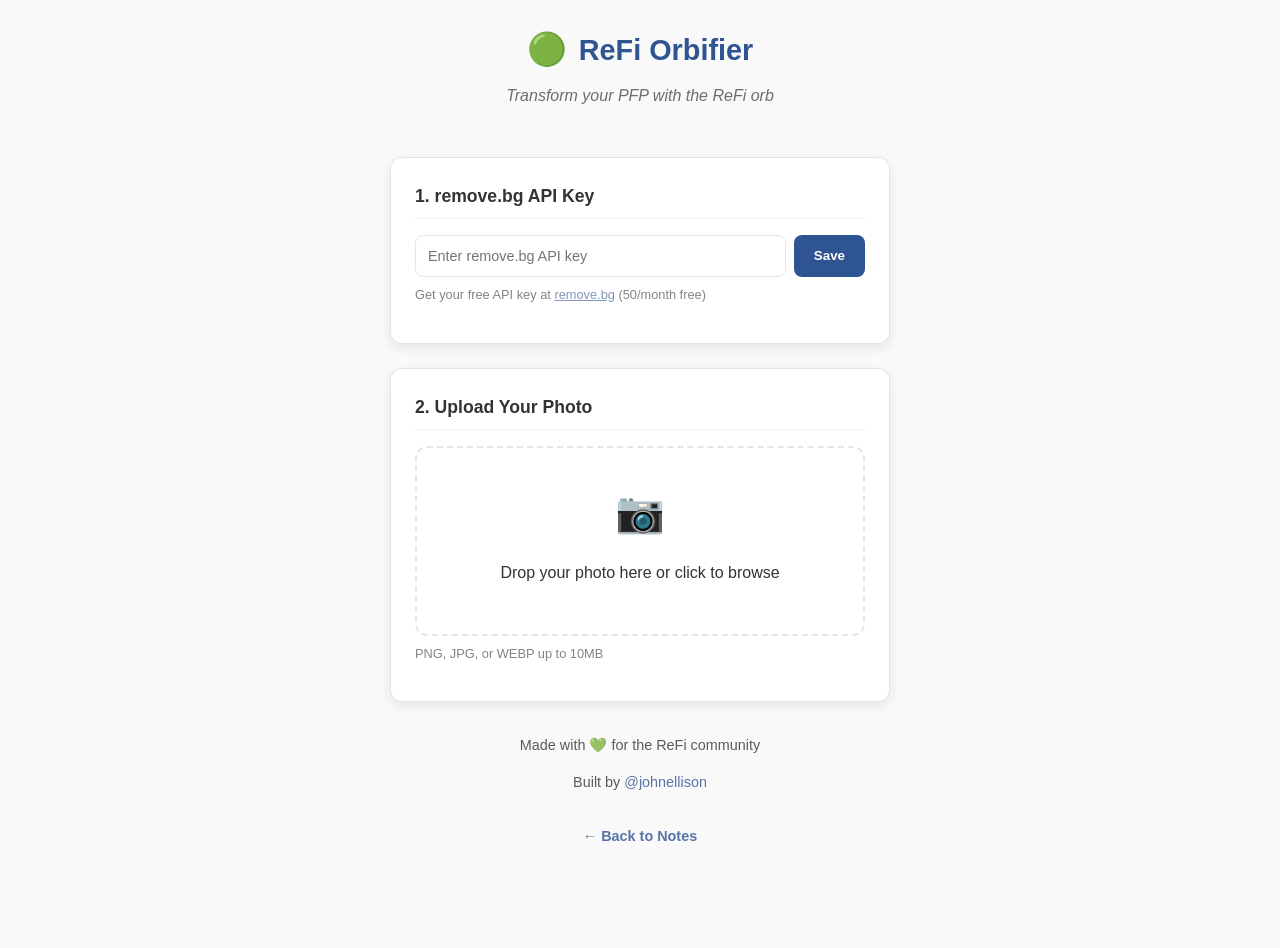
<file: packages/webapps/apps/refi-orbifier/index.html>
<!DOCTYPE html>
<html lang="en">
<head>
    <meta charset="UTF-8">
    <meta name="viewport" content="width=device-width, initial-scale=1.0">
    <title>ReFi Orbifier</title>
    <link rel="stylesheet" href="style.css">
    <link rel="icon" type="image/png" href="../../static/icon.png">
</head>
<body>
    <div id="app-container">
        <header>
            <div class="logo-container">
                <span class="orb-icon">🟢</span>
                <h1>ReFi Orbifier</h1>
            </div>
            <p id="app-description">Transform your PFP with the ReFi orb</p>
        </header>

        <main>
            <section class="card" id="api-config">
                <h2>1. remove.bg API Key</h2>
                <div class="input-group">
                    <input type="password" id="api-key" placeholder="Enter remove.bg API key">
                    <button id="save-key">Save</button>
                </div>
                <p class="hint">Get your free API key at <a href="https://remove.bg" target="_blank">remove.bg</a> (50/month free)</p>
                <p id="api-status"></p>
            </section>

            <section class="card" id="upload-section">
                <h2>2. Upload Your Photo</h2>
                <div id="drop-zone">
                    <span class="upload-icon">📷</span>
                    <p>Drop your photo here or click to browse</p>
                    <input type="file" id="file-input" accept="image/png, image/jpeg, image/webp" hidden>
                </div>
                <p class="hint">PNG, JPG, or WEBP up to 10MB</p>
            </section>

            <section class="card hidden" id="result-section">
                <h2>3. Your Orbified PFP</h2>
                <div id="canvas-container">
                    <canvas id="orb-canvas"></canvas>
                </div>
                <div class="button-group">
                    <button id="download-btn">Download PNG</button>
                    <button id="share-btn">Share on X</button>
                </div>
                <button id="reset-btn" class="secondary">Create Another</button>
            </section>

            <div id="loading-overlay" class="hidden">
                <div class="loader"></div>
                <p>Processing your image...</p>
            </div>
        </main>

        <footer>
            <p>Made with 💚 for the ReFi community</p>
            <p>Built by <a href="https://github.com/johnellison" target="_blank">@johnellison</a></p>
            <a href="../../" class="back-link">← Back to Notes</a>
        </footer>
    </div>
    <script src="script.js"></script>
</body>
</html>
</file>
<file: packages/webapps/apps/refi-orbifier/style.css>
/* 
   ReFi Orbifier Styling
   Adapted for the Quartz ReFi Design System
*/

:root {
    --bg-color: #f9f9f9;
    --text-color: #333;
    --primary-color: #2e5491; /* Default Quartz Blue */
    --secondary-color: #22c55e; /* ReFi Green */
    --card-bg: #fff;
    --border-radius: 12px;
    --spacing: 1.5rem;
    --error-color: #ef4444;
}

/* Dark mode support if parent site has it */
@media (prefers-color-scheme: dark) {
    :root {
        --bg-color: #161617;
        --text-color: #e4e4e7;
        --card-bg: #1e1e20;
    }
}

body {
    font-family: -apple-system, BlinkMacSystemFont, "Segoe UI", Roboto, Helvetica, Arial, sans-serif;
    background-color: var(--bg-color);
    color: var(--text-color);
    line-height: 1.6;
    margin: 0;
    padding: var(--spacing);
    display: flex;
    justify-content: center;
    min-height: 100vh;
}

#app-container {
    width: 100%;
    max-width: 500px;
}

header {
    text-align: center;
    margin-bottom: calc(var(--spacing) * 2);
}

.logo-container {
    display: flex;
    align-items: center;
    justify-content: center;
    gap: 0.75rem;
}

.orb-icon {
    font-size: 2rem;
}

h1 {
    margin: 0;
    color: var(--primary-color);
    font-size: 1.8rem;
}

#app-description {
    font-style: italic;
    opacity: 0.7;
    margin-top: 0.5rem;
}

.card {
    background: var(--card-bg);
    padding: var(--spacing);
    border-radius: var(--border-radius);
    box-shadow: 0 4px 12px rgba(0,0,0,0.08);
    border: 1px solid rgba(0,0,0,0.1);
    margin-bottom: var(--spacing);
}

h2 {
    font-size: 1.1rem;
    margin-top: 0;
    margin-bottom: 1rem;
    border-bottom: 1px solid rgba(0,0,0,0.05);
    padding-bottom: 0.5rem;
}

.input-group {
    display: flex;
    gap: 0.5rem;
}

input {
    flex: 1;
    padding: 0.75rem;
    border: 1px solid rgba(0,0,0,0.1);
    border-radius: 8px;
    font-size: 0.9rem;
    background: transparent;
    color: inherit;
}

button {
    background-color: var(--primary-color);
    color: white;
    border: none;
    padding: 0.75rem 1.25rem;
    border-radius: 8px;
    cursor: pointer;
    font-weight: 600;
    transition: all 0.2s;
}

button:hover {
    filter: brightness(1.1);
}

button.secondary {
    background-color: transparent;
    border: 1px solid var(--primary-color);
    color: var(--primary-color);
}

.hint {
    font-size: 0.8rem;
    opacity: 0.6;
    margin-top: 0.5rem;
}

.hint a {
    color: var(--primary-color);
}

#drop-zone {
    border: 2px dashed rgba(0,0,0,0.1);
    border-radius: 12px;
    padding: 2rem;
    text-align: center;
    cursor: pointer;
    transition: border-color 0.2s;
}

#drop-zone:hover, #drop-zone.drag-over {
    border-color: var(--primary-color);
}

.upload-icon {
    font-size: 2.5rem;
    display: block;
    margin-bottom: 1rem;
}

#canvas-container {
    width: 100%;
    aspect-ratio: 1;
    background: #eee;
    border-radius: 8px;
    overflow: hidden;
    margin-bottom: 1rem;
    display: flex;
    align-items: center;
    justify-content: center;
}

canvas {
    max-width: 100%;
    max-height: 100%;
    object-fit: contain;
}

.button-group {
    display: grid;
    grid-template-columns: 1fr 1fr;
    gap: 0.5rem;
    margin-bottom: 0.5rem;
}

#download-btn {
    background-color: var(--secondary-color);
}

.hidden {
    display: none !important;
}

#loading-overlay {
    position: fixed;
    top: 0;
    left: 0;
    right: 0;
    bottom: 0;
    background: rgba(0,0,0,0.8);
    display: flex;
    flex-direction: column;
    align-items: center;
    justify-content: center;
    color: white;
    z-index: 1000;
}

.loader {
    width: 48px;
    height: 48px;
    border: 5px solid #fff;
    border-bottom-color: var(--secondary-color);
    border-radius: 50%;
    display: inline-block;
    box-sizing: border-box;
    animation: rotation 1s linear infinite;
    margin-bottom: 1rem;
}

@keyframes rotation {
    0% { transform: rotate(0deg); }
    100% { transform: rotate(360deg); }
}

footer {
    text-align: center;
    margin-top: 2rem;
    font-size: 0.9rem;
    opacity: 0.8;
}

footer a {
    color: var(--primary-color);
    text-decoration: none;
}

.back-link {
    display: inline-block;
    margin-top: 1rem;
    font-weight: 600;
}

#api-status {
    font-size: 0.85rem;
    margin-top: 0.5rem;
}

#api-status.success { color: var(--secondary-color); }
#api-status.error { color: var(--error-color); }
</file>
